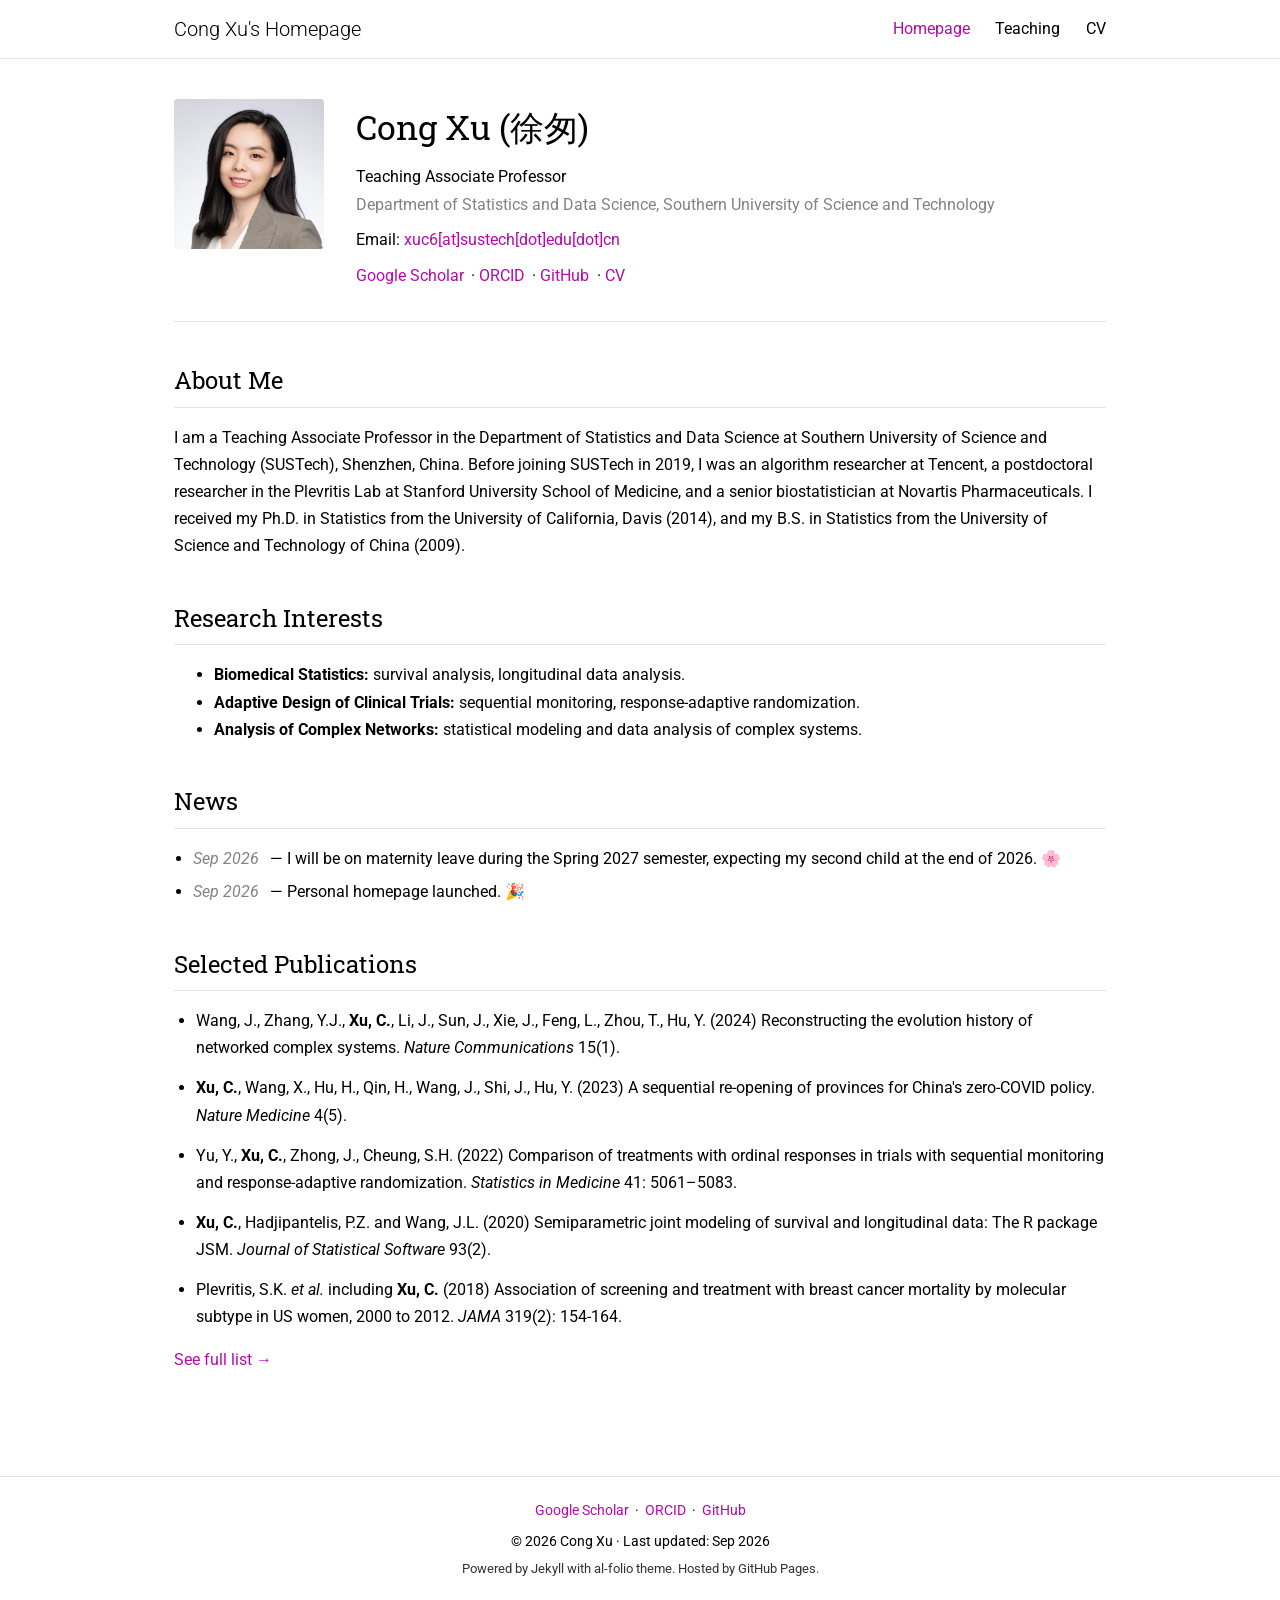
<file: index.html>
<!DOCTYPE html>
<html lang="zh-CN">
<head>
  <meta charset="UTF-8">
  <meta name="viewport" content="width=device-width, initial-scale=1.0">
  <title>Cong Xu's Homepage</title>
  <link rel="stylesheet" href="https://fonts.googleapis.com/css?family=Roboto:300,400,500,700|Roboto+Slab:300,400,500,700&amp;display=swap">
  <link rel="stylesheet" href="assets/css/style.css">
</head>
<body>

  <!-- ============ 导航栏 ============ -->
  <nav class="site-nav">
    <div class="nav-container">
      <a class="nav-brand" href="index.html">Cong Xu's Homepage</a>
      <button class="nav-toggle" aria-label="Toggle navigation">&#9776;</button>
      <ul class="nav-links">
        <li><a href="index.html" class="active">Homepage</a></li>
        <li><a href="teaching.html">Teaching</a></li>
        <li><a href="cv.html">CV</a></li>
      </ul>
    </div>
  </nav>

  <!-- ============ 主内容 ============ -->
  <main class="page-content">
    <div class="container">

      <!-- 个人信息头部 -->
      <section class="profile-header">
        <div class="profile-photo">
          <img src="assets/img/photo.jpg" alt="Cong Xu">
        </div>
        <div class="profile-info">
          <h1>Cong Xu (徐匆)</h1>
          <p class="profile-title">Teaching Associate Professor</p>
          <p class="profile-affiliation">Department of Statistics and Data Science, Southern University of Science and Technology</p>
          <p class="profile-contact">
            Email: <a href="mailto:xuc6@sustech.edu.cn">xuc6[at]sustech[dot]edu[dot]cn</a>
          </p>
          <div class="profile-links">
            <a href="https://scholar.google.com/citations?user=wXfyWHMAAAAJ&amp;hl=en" target="_blank" rel="noopener">Google Scholar</a> ·
            <a href="https://orcid.org/0000-0002-8047-0488" target="_blank" rel="noopener">ORCID</a> ·
            <a href="http://github.com/helenxu" target="_blank" rel="noopener">GitHub</a> ·
            <a href="cv.html">CV</a>
          </div>
        </div>
      </section>

      <hr>

      <!-- About Me -->
      <section class="section">
        <h2>About Me</h2>
        <p>
          I am a Teaching Associate Professor in the Department of Statistics and Data Science
          at Southern University of Science and Technology (SUSTech), Shenzhen, China.
          Before joining SUSTech in 2019, I was an algorithm researcher at Tencent,
          a postdoctoral researcher in the Plevritis Lab at Stanford University School of Medicine,
          and a senior biostatistician at Novartis Pharmaceuticals.
          I received my Ph.D. in Statistics from the University of California, Davis (2014),
          and my B.S. in Statistics from the University of Science and Technology of China (2009).
        </p>
      </section>

      <!-- Research Interests -->
      <section class="section">
        <h2>Research Interests</h2>
        <ul>
          <li><strong>Biomedical Statistics:</strong> survival analysis, longitudinal data analysis.</li>
          <li><strong>Adaptive Design of Clinical Trials:</strong> sequential monitoring, response-adaptive randomization.</li>
          <li><strong>Analysis of Complex Networks:</strong> statistical modeling and data analysis of complex systems.</li>
        </ul>
      </section>

      <!-- News -->
      <section class="section">
        <h2>News</h2>
        <ul class="news-list">
          <!-- TODO: 近期动态，按时间倒序 -->
          <li><em>Sep 2026</em> — I will be on maternity leave during the Spring 2027 semester,
            expecting my second child at the end of 2026. 🌸</li>
          <li><em>Sep 2026</em> — Personal homepage launched. 🎉</li>
        </ul>
      </section>

      <!-- Selected Publications -->
      <section class="section">
        <h2>Selected Publications</h2>
        <ul class="pub-list">
          <li>Wang, J., Zhang, Y.J., <strong>Xu, C.</strong>, Li, J., Sun, J., Xie, J., Feng, L., Zhou, T., Hu, Y. (2024)
            Reconstructing the evolution history of networked complex systems. <em>Nature Communications</em> 15(1).</li>
          <li><strong>Xu, C.</strong>, Wang, X., Hu, H., Qin, H., Wang, J., Shi, J., Hu, Y. (2023) A sequential re-opening of
            provinces for China's zero-COVID policy. <em>Nature Medicine</em> 4(5).</li>
          <li>Yu, Y., <strong>Xu, C.</strong>, Zhong, J., Cheung, S.H. (2022) Comparison of treatments with ordinal responses in
            trials with sequential monitoring and response-adaptive randomization.
            <em>Statistics in Medicine</em> 41: 5061–5083.</li>
          <li><strong>Xu, C.</strong>, Hadjipantelis, P.Z. and Wang, J.L. (2020) Semiparametric joint modeling of survival and
            longitudinal data: The R package JSM. <em>Journal of Statistical Software</em> 93(2).</li>
          <li>Plevritis, S.K. <em>et al.</em> including <strong>Xu, C.</strong> (2018) Association of screening and treatment with
            breast cancer mortality by molecular subtype in US women, 2000 to 2012.
            <em>JAMA</em> 319(2): 154-164.</li>
        </ul>
        <p><a href="cv.html">See full list →</a></p>
      </section>

    </div>
  </main>

  <!-- ============ 页脚 ============ -->
  <footer class="site-footer">
    <div class="container">
      <p class="footer-links">
        <a href="https://scholar.google.com/citations?user=wXfyWHMAAAAJ&amp;hl=en" target="_blank" rel="noopener">Google Scholar</a> &nbsp;·&nbsp;
        <a href="https://orcid.org/0000-0002-8047-0488" target="_blank" rel="noopener">ORCID</a> &nbsp;·&nbsp;
        <a href="http://github.com/helenxu" target="_blank" rel="noopener">GitHub</a>
      </p>
      <p>© 2026 Cong Xu · Last updated: Sep 2026</p>
      <p class="footer-powered">Powered by Jekyll with al-folio theme. Hosted by GitHub Pages.</p>
    </div>
  </footer>

  <script src="assets/js/main.js"></script>
</body>
</html>
</file>
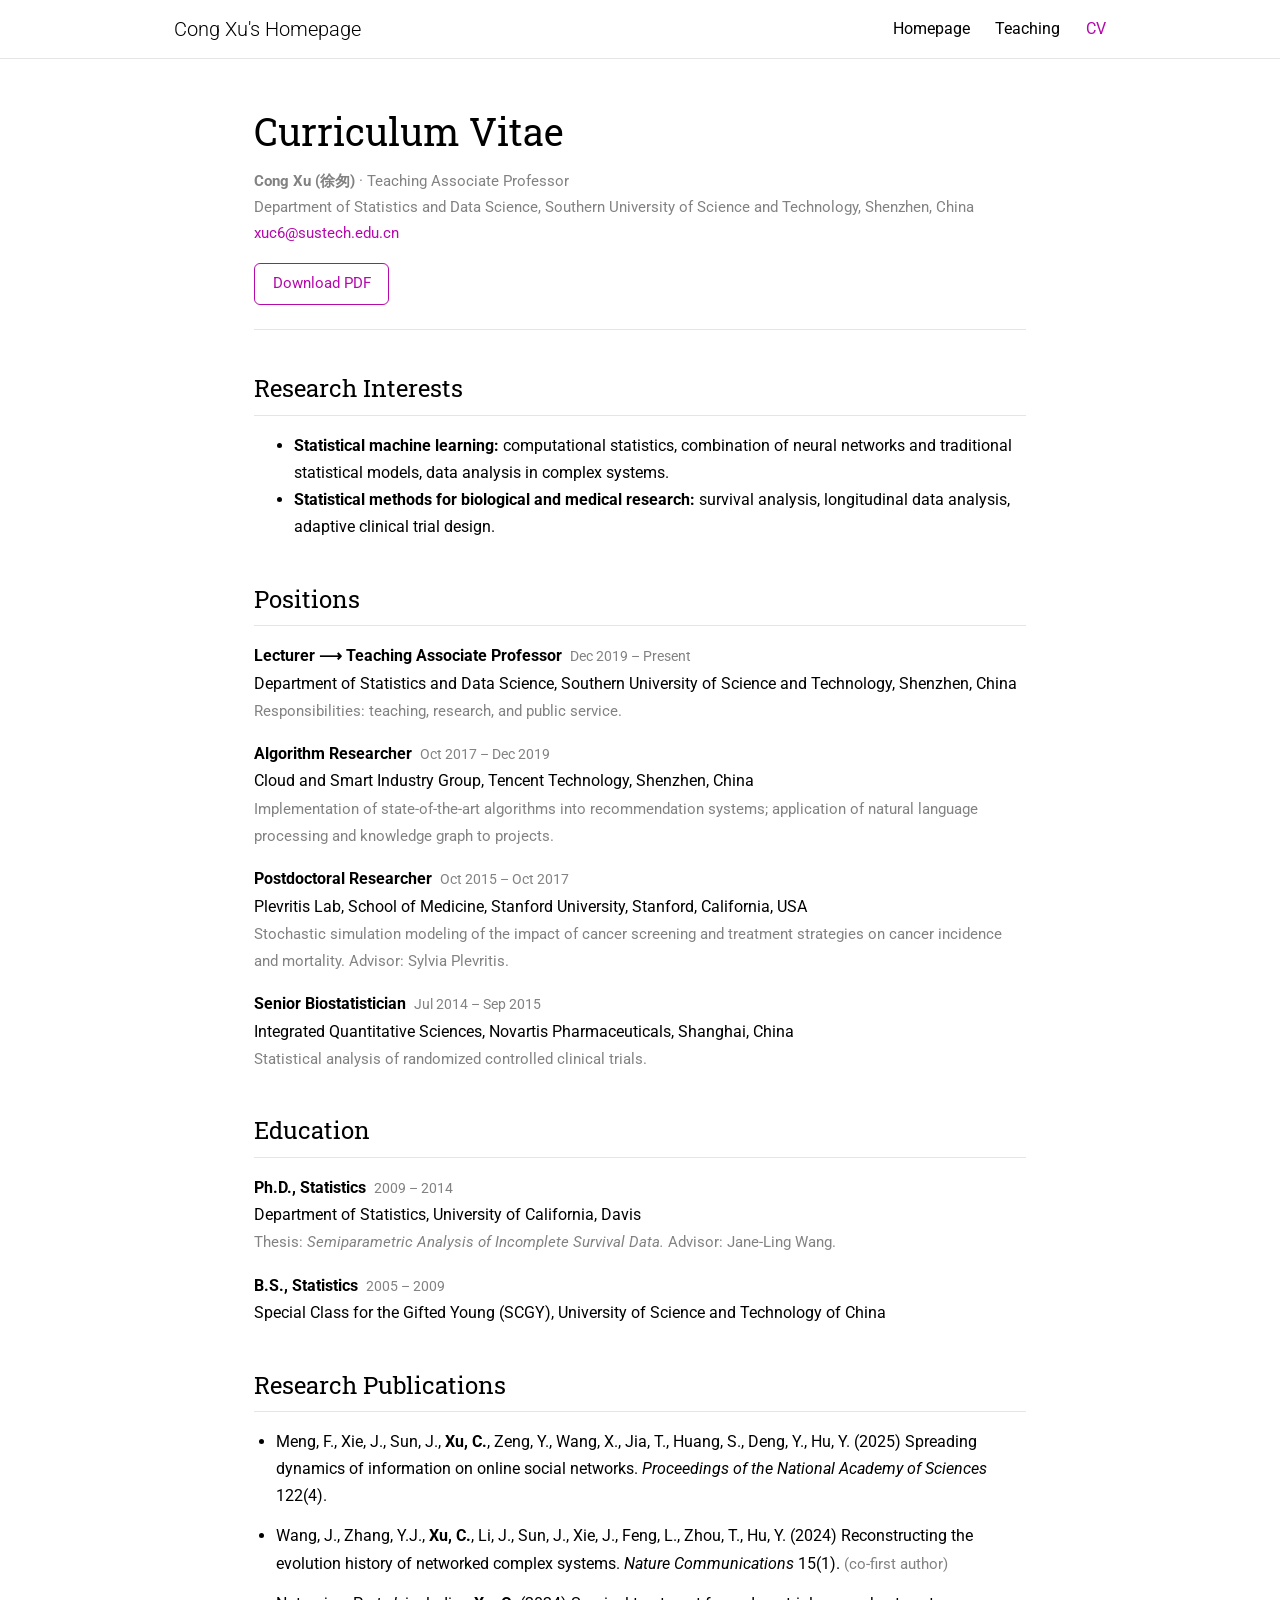
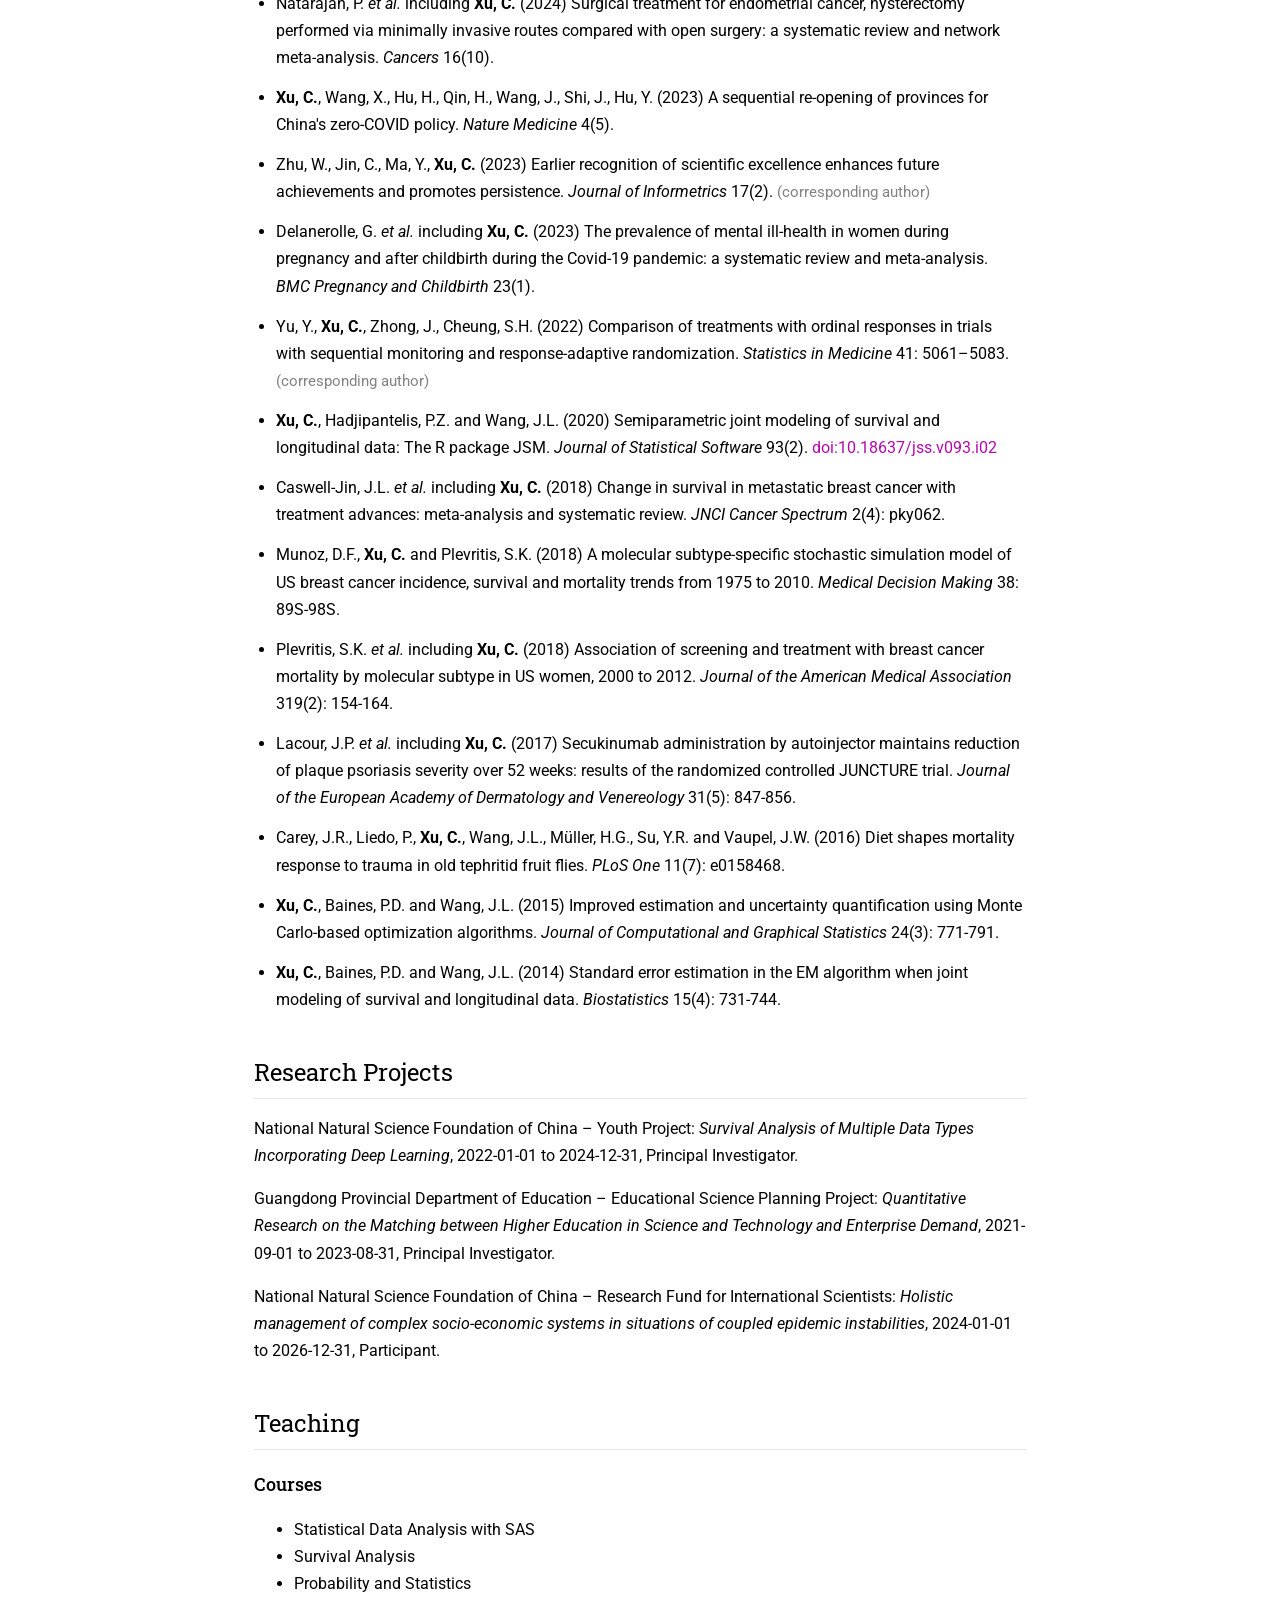
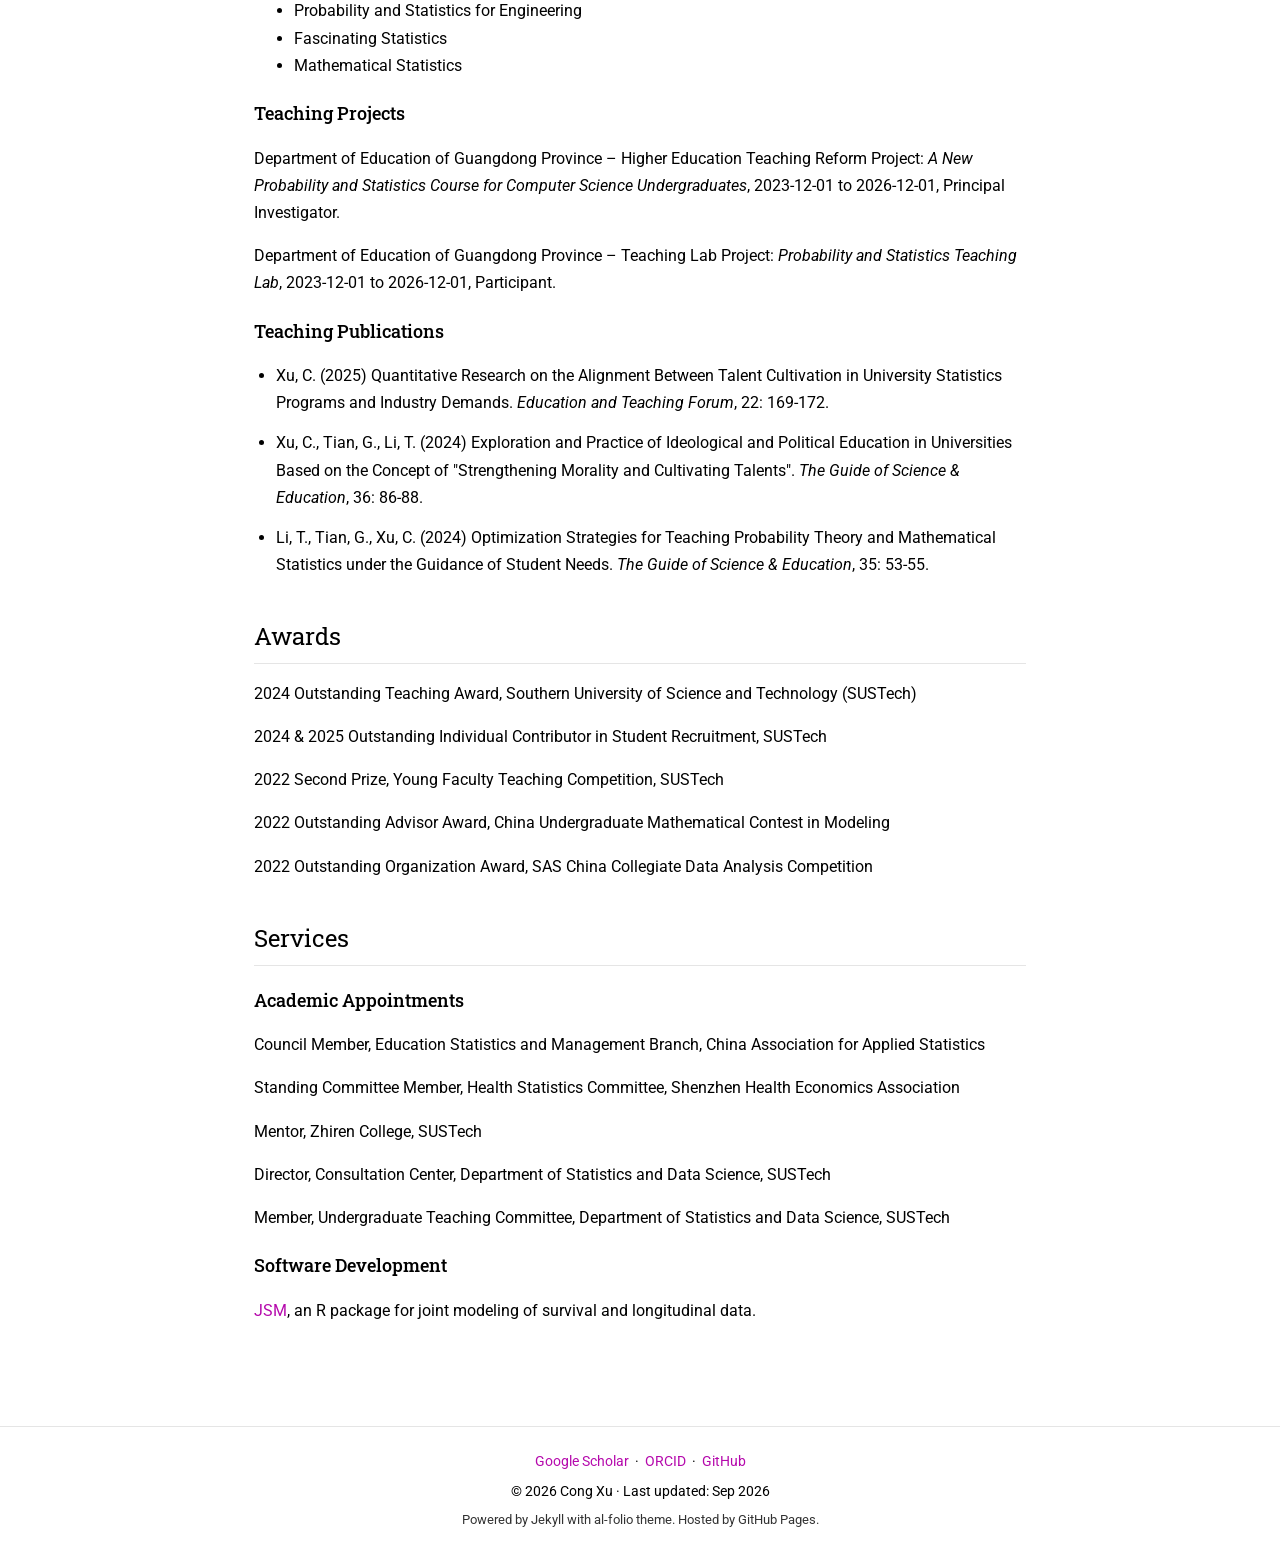
<file: cv.html>
<!DOCTYPE html>
<html lang="en">
<head>
  <meta charset="UTF-8">
  <meta name="viewport" content="width=device-width, initial-scale=1.0">
  <title>CV — Cong Xu</title>
  <link rel="stylesheet" href="https://fonts.googleapis.com/css?family=Roboto:300,400,500,700|Roboto+Slab:300,400,500,700&amp;display=swap">
  <link rel="stylesheet" href="assets/css/style.css">
</head>
<body>

  <!-- ============ 导航栏 ============ -->
  <nav class="site-nav">
    <div class="nav-container">
      <a class="nav-brand" href="index.html">Cong Xu's Homepage</a>
      <button class="nav-toggle" aria-label="Toggle navigation">&#9776;</button>
      <ul class="nav-links">
        <li><a href="index.html">Homepage</a></li>
        <li><a href="teaching.html">Teaching</a></li>
        <li><a href="cv.html" class="active">CV</a></li>
      </ul>
    </div>
  </nav>

  <!-- ============ 主内容 ============ -->
  <main class="page-content">
    <div class="container container-narrow">

      <div class="cv-header-row">
        <div>
          <h1 class="page-title">Curriculum Vitae</h1>
          <p class="cv-contact">
            <strong>Cong Xu (徐匆)</strong> · Teaching Associate Professor<br>
            Department of Statistics and Data Science, Southern University of Science and Technology, Shenzhen, China<br>
            <a href="mailto:xuc6@sustech.edu.cn">xuc6@sustech.edu.cn</a>
          </p>
        </div>
        <a class="btn" href="assets/cv/cv.pdf" download>Download PDF</a>
      </div>

      <hr>

      <!-- ============ Research Interests ============ -->
      <section class="section">
        <h2>Research Interests</h2>
        <ul>
          <li>
            <strong>Statistical machine learning:</strong> computational statistics, combination of neural networks
            and traditional statistical models, data analysis in complex systems.
          </li>
          <li>
            <strong>Statistical methods for biological and medical research:</strong> survival analysis,
            longitudinal data analysis, adaptive clinical trial design.
          </li>
        </ul>
      </section>

      <!-- ============ Positions ============ -->
      <section class="section">
        <h2>Positions</h2>
        <ul class="cv-list">
          <li>
            <strong>Lecturer ⟶ Teaching Associate Professor</strong> &nbsp;<span class="cv-date">Dec 2019 – Present</span><br>
            Department of Statistics and Data Science, Southern University of Science and Technology, Shenzhen, China<br>
            <span class="cv-note">Responsibilities: teaching, research, and public service.</span>
          </li>
          <li>
            <strong>Algorithm Researcher</strong> &nbsp;<span class="cv-date">Oct 2017 – Dec 2019</span><br>
            Cloud and Smart Industry Group, Tencent Technology, Shenzhen, China<br>
            <span class="cv-note">Implementation of state-of-the-art algorithms into recommendation systems; application of
            natural language processing and knowledge graph to projects.</span>
          </li>
          <li>
            <strong>Postdoctoral Researcher</strong> &nbsp;<span class="cv-date">Oct 2015 – Oct 2017</span><br>
            Plevritis Lab, School of Medicine, Stanford University, Stanford, California, USA<br>
            <span class="cv-note">Stochastic simulation modeling of the impact of cancer screening and treatment strategies
            on cancer incidence and mortality. Advisor: Sylvia Plevritis.</span>
          </li>
          <li>
            <strong>Senior Biostatistician</strong> &nbsp;<span class="cv-date">Jul 2014 – Sep 2015</span><br>
            Integrated Quantitative Sciences, Novartis Pharmaceuticals, Shanghai, China<br>
            <span class="cv-note">Statistical analysis of randomized controlled clinical trials.</span>
          </li>
        </ul>
      </section>

      <!-- ============ Education ============ -->
      <section class="section">
        <h2>Education</h2>
        <ul class="cv-list">
          <li>
            <strong>Ph.D., Statistics</strong> &nbsp;<span class="cv-date">2009 – 2014</span><br>
            Department of Statistics, University of California, Davis<br>
            <span class="cv-note">Thesis: <em>Semiparametric Analysis of Incomplete Survival Data.</em>
            Advisor: Jane-Ling Wang.</span>
          </li>
          <li>
            <strong>B.S., Statistics</strong> &nbsp;<span class="cv-date">2005 – 2009</span><br>
            Special Class for the Gifted Young (SCGY), University of Science and Technology of China
          </li>
        </ul>
      </section>

      <!-- ============ Research Publications ============ -->
      <section class="section">
        <h2>Research Publications</h2>
        <ul class="pub-list">
          <li>Meng, F., Xie, J., Sun, J., <strong>Xu, C.</strong>, Zeng, Y., Wang, X., Jia, T., Huang, S., Deng, Y., Hu, Y. (2025)
            Spreading dynamics of information on online social networks.
            <em>Proceedings of the National Academy of Sciences</em> 122(4).</li>
          <li>Wang, J., Zhang, Y.J., <strong>Xu, C.</strong>, Li, J., Sun, J., Xie, J., Feng, L., Zhou, T., Hu, Y. (2024)
            Reconstructing the evolution history of networked complex systems. <em>Nature Communications</em> 15(1).
            <span class="cv-note">(co-first author)</span></li>
          <li>Natarajan, P. <em>et al.</em> including <strong>Xu, C.</strong> (2024) Surgical treatment for endometrial cancer,
            hysterectomy performed via minimally invasive routes compared with open surgery: a systematic review and
            network meta-analysis. <em>Cancers</em> 16(10).</li>
          <li><strong>Xu, C.</strong>, Wang, X., Hu, H., Qin, H., Wang, J., Shi, J., Hu, Y. (2023) A sequential re-opening of
            provinces for China's zero-COVID policy. <em>Nature Medicine</em> 4(5).</li>
          <li>Zhu, W., Jin, C., Ma, Y., <strong>Xu, C.</strong> (2023) Earlier recognition of scientific excellence enhances
            future achievements and promotes persistence. <em>Journal of Informetrics</em> 17(2).
            <span class="cv-note">(corresponding author)</span></li>
          <li>Delanerolle, G. <em>et al.</em> including <strong>Xu, C.</strong> (2023) The prevalence of mental ill-health in
            women during pregnancy and after childbirth during the Covid-19 pandemic: a systematic review and meta-analysis.
            <em>BMC Pregnancy and Childbirth</em> 23(1).</li>
          <li>Yu, Y., <strong>Xu, C.</strong>, Zhong, J., Cheung, S.H. (2022) Comparison of treatments with ordinal responses in
            trials with sequential monitoring and response-adaptive randomization.
            <em>Statistics in Medicine</em> 41: 5061–5083. <span class="cv-note">(corresponding author)</span></li>
          <li><strong>Xu, C.</strong>, Hadjipantelis, P.Z. and Wang, J.L. (2020) Semiparametric joint modeling of survival and
            longitudinal data: The R package JSM. <em>Journal of Statistical Software</em> 93(2).
            <a href="https://doi.org/10.18637/jss.v093.i02">doi:10.18637/jss.v093.i02</a></li>
          <li>Caswell-Jin, J.L. <em>et al.</em> including <strong>Xu, C.</strong> (2018) Change in survival in metastatic breast
            cancer with treatment advances: meta-analysis and systematic review.
            <em>JNCI Cancer Spectrum</em> 2(4): pky062.</li>
          <li>Munoz, D.F., <strong>Xu, C.</strong> and Plevritis, S.K. (2018) A molecular subtype-specific stochastic simulation
            model of US breast cancer incidence, survival and mortality trends from 1975 to 2010.
            <em>Medical Decision Making</em> 38: 89S-98S.</li>
          <li>Plevritis, S.K. <em>et al.</em> including <strong>Xu, C.</strong> (2018) Association of screening and treatment with
            breast cancer mortality by molecular subtype in US women, 2000 to 2012.
            <em>Journal of the American Medical Association</em> 319(2): 154-164.</li>
          <li>Lacour, J.P. <em>et al.</em> including <strong>Xu, C.</strong> (2017) Secukinumab administration by autoinjector
            maintains reduction of plaque psoriasis severity over 52 weeks: results of the randomized controlled JUNCTURE trial.
            <em>Journal of the European Academy of Dermatology and Venereology</em> 31(5): 847-856.</li>
          <li>Carey, J.R., Liedo, P., <strong>Xu, C.</strong>, Wang, J.L., Müller, H.G., Su, Y.R. and Vaupel, J.W. (2016) Diet
            shapes mortality response to trauma in old tephritid fruit flies. <em>PLoS One</em> 11(7): e0158468.</li>
          <li><strong>Xu, C.</strong>, Baines, P.D. and Wang, J.L. (2015) Improved estimation and uncertainty quantification using
            Monte Carlo-based optimization algorithms.
            <em>Journal of Computational and Graphical Statistics</em> 24(3): 771-791.</li>
          <li><strong>Xu, C.</strong>, Baines, P.D. and Wang, J.L. (2014) Standard error estimation in the EM algorithm when joint
            modeling of survival and longitudinal data. <em>Biostatistics</em> 15(4): 731-744.</li>
        </ul>
      </section>

      <!-- ============ Research Projects ============ -->
      <section class="section">
        <h2>Research Projects</h2>
        <ul class="cv-list">
          <li>National Natural Science Foundation of China – Youth Project: <em>Survival Analysis of Multiple Data Types
            Incorporating Deep Learning</em>, 2022-01-01 to 2024-12-31, Principal Investigator.</li>
          <li>Guangdong Provincial Department of Education – Educational Science Planning Project: <em>Quantitative Research on
            the Matching between Higher Education in Science and Technology and Enterprise Demand</em>, 2021-09-01 to
            2023-08-31, Principal Investigator.</li>
          <li>National Natural Science Foundation of China – Research Fund for International Scientists:
            <em>Holistic management of complex socio-economic systems in situations of coupled epidemic instabilities</em>,
            2024-01-01 to 2026-12-31, Participant.</li>
        </ul>
      </section>

      <!-- ============ Teaching ============ -->
      <section class="section">
        <h2>Teaching</h2>

        <h3>Courses</h3>
        <ul>
          <li>Statistical Data Analysis with SAS</li>
          <li>Survival Analysis</li>
          <li>Probability and Statistics</li>
          <li>Probability and Statistics for Engineering</li>
          <li>Fascinating Statistics</li>
          <li>Mathematical Statistics</li>
        </ul>

        <h3>Teaching Projects</h3>
        <ul class="cv-list">
          <li>Department of Education of Guangdong Province – Higher Education Teaching Reform Project:
            <em>A New Probability and Statistics Course for Computer Science Undergraduates</em>, 2023-12-01 to 2026-12-01,
            Principal Investigator.</li>
          <li>Department of Education of Guangdong Province – Teaching Lab Project:
            <em>Probability and Statistics Teaching Lab</em>, 2023-12-01 to 2026-12-01, Participant.</li>
        </ul>

        <h3>Teaching Publications</h3>
        <ul class="pub-list">
          <li>Xu, C. (2025) Quantitative Research on the Alignment Between Talent Cultivation in University Statistics Programs
            and Industry Demands. <em>Education and Teaching Forum</em>, 22: 169-172.</li>
          <li>Xu, C., Tian, G., Li, T. (2024) Exploration and Practice of Ideological and Political Education in Universities
            Based on the Concept of "Strengthening Morality and Cultivating Talents".
            <em>The Guide of Science &amp; Education</em>, 36: 86-88.</li>
          <li>Li, T., Tian, G., Xu, C. (2024) Optimization Strategies for Teaching Probability Theory and Mathematical Statistics
            under the Guidance of Student Needs. <em>The Guide of Science &amp; Education</em>, 35: 53-55.</li>
        </ul>
      </section>

      <!-- ============ Awards ============ -->
      <section class="section">
        <h2>Awards</h2>
        <ul class="cv-list">
          <li>2024 Outstanding Teaching Award, Southern University of Science and Technology (SUSTech)</li>
          <li>2024 &amp; 2025 Outstanding Individual Contributor in Student Recruitment, SUSTech</li>
          <li>2022 Second Prize, Young Faculty Teaching Competition, SUSTech</li>
          <li>2022 Outstanding Advisor Award, China Undergraduate Mathematical Contest in Modeling</li>
          <li>2022 Outstanding Organization Award, SAS China Collegiate Data Analysis Competition</li>
        </ul>
      </section>

      <!-- ============ Services ============ -->
      <section class="section">
        <h2>Services</h2>

        <h3>Academic Appointments</h3>
        <ul class="cv-list">
          <li>Council Member, Education Statistics and Management Branch, China Association for Applied Statistics</li>
          <li>Standing Committee Member, Health Statistics Committee, Shenzhen Health Economics Association</li>
          <li>Mentor, Zhiren College, SUSTech</li>
          <li>Director, Consultation Center, Department of Statistics and Data Science, SUSTech</li>
          <li>Member, Undergraduate Teaching Committee, Department of Statistics and Data Science, SUSTech</li>
        </ul>

        <h3>Software Development</h3>
        <p>
          <a href="https://cran.r-project.org/web/packages/JSM/index.html" target="_blank" rel="noopener">JSM</a>,
          an R package for joint modeling of survival and longitudinal data.
        </p>
      </section>

    </div>
  </main>

  <!-- ============ 页脚 ============ -->
  <footer class="site-footer">
    <div class="container">
      <p class="footer-links">
        <a href="https://scholar.google.com/citations?user=wXfyWHMAAAAJ&amp;hl=en" target="_blank" rel="noopener">Google Scholar</a> &nbsp;·&nbsp;
        <a href="https://orcid.org/0000-0002-8047-0488" target="_blank" rel="noopener">ORCID</a> &nbsp;·&nbsp;
        <a href="http://github.com/helenxu" target="_blank" rel="noopener">GitHub</a>
      </p>
      <p>© 2026 Cong Xu · Last updated: Sep 2026</p>
      <p class="footer-powered">Powered by Jekyll with al-folio theme. Hosted by GitHub Pages.</p>
    </div>
  </footer>

  <script src="assets/js/main.js"></script>
</body>
</html>
</file>
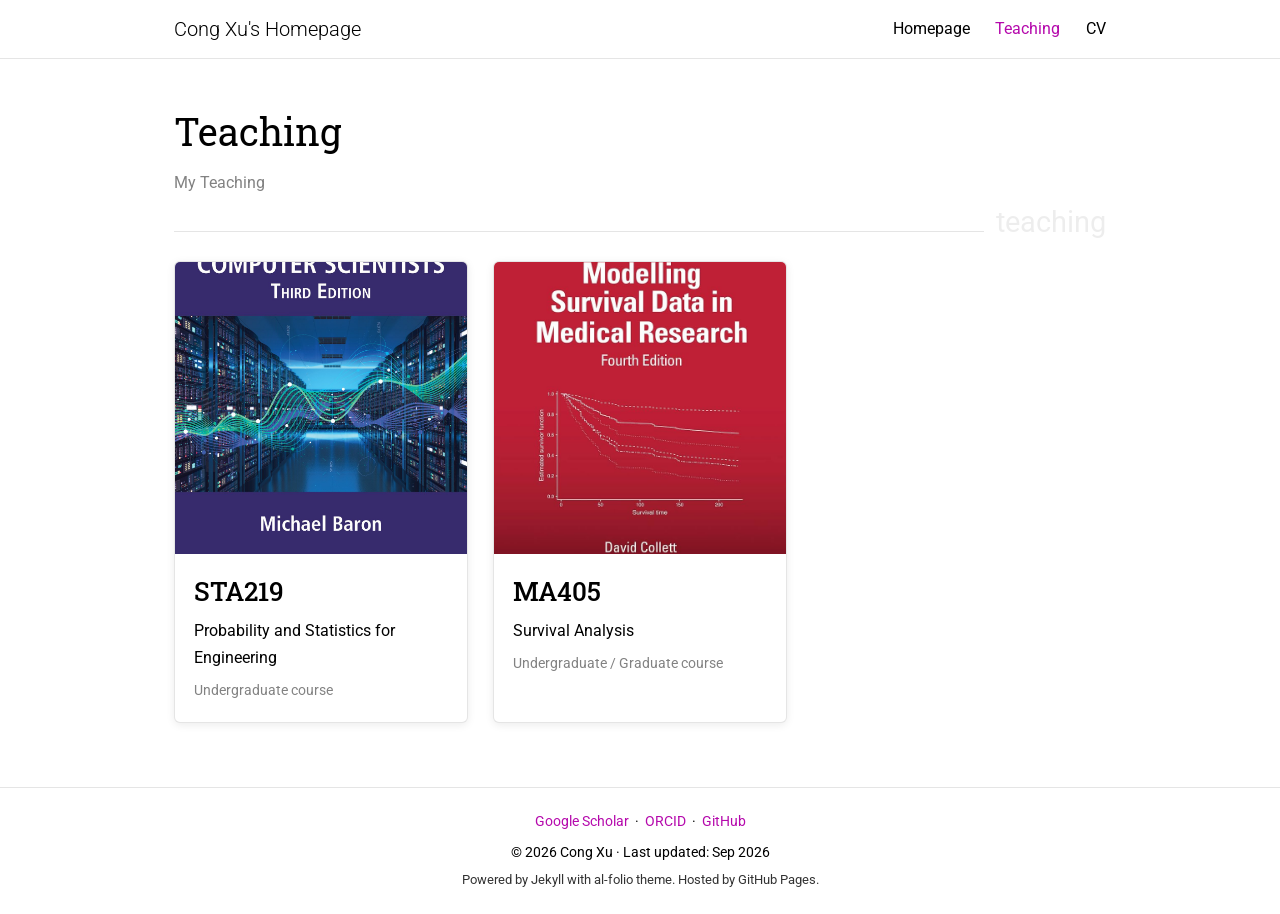
<file: teaching.html>
<!DOCTYPE html>
<html lang="zh-CN">
<head>
  <meta charset="UTF-8">
  <meta name="viewport" content="width=device-width, initial-scale=1.0">
  <title>Teaching — Cong Xu</title>
  <link rel="stylesheet" href="https://fonts.googleapis.com/css?family=Roboto:300,400,500,700|Roboto+Slab:300,400,500,700&amp;display=swap">
  <link rel="stylesheet" href="assets/css/style.css">
</head>
<body>

  <!-- ============ 导航栏 ============ -->
  <nav class="site-nav">
    <div class="nav-container">
      <a class="nav-brand" href="index.html">Cong Xu's Homepage</a>
      <button class="nav-toggle" aria-label="Toggle navigation">&#9776;</button>
      <ul class="nav-links">
        <li><a href="index.html">Homepage</a></li>
        <li><a href="teaching.html" class="active">Teaching</a></li>
        <li><a href="cv.html">CV</a></li>
      </ul>
    </div>
  </nav>

  <!-- ============ 主内容 ============ -->
  <main class="page-content">
    <div class="container">

      <h1 class="page-title">Teaching</h1>
      <p class="page-subtitle">My Teaching</p>

      <div class="section-divider">
        <span class="watermark">teaching</span>
      </div>

      <!-- ============ 课程卡片网格 ============ -->
      <div class="course-grid">

        <!-- 课程卡片：点进卡片进入课程详情页。
             若要用教材封面图，把下面 <div class="cover-placeholder ..."> 替换成
             <img src="teaching/img/xxx.jpg" alt="教材封面"> 即可。 -->
        <a class="course-card" href="teaching/course-sta219.html">
          <div class="course-cover">
            <img src="teaching/img/sta219-cover.jpg" alt="Baron, Probability and Statistics for Computer Scientists, 3rd ed.">
          </div>
          <div class="course-card-body">
            <h3 class="course-code">STA219</h3>
            <p class="course-name">Probability and Statistics for Engineering</p>
            <p class="course-level">Undergraduate course</p>
          </div>
        </a>

        <a class="course-card" href="teaching/course-ma405.html">
          <div class="course-cover">
            <img src="teaching/img/ma405-cover.jpg" alt="Collett, Modelling Survival Data in Medical Research, 4th ed.">
          </div>
          <div class="course-card-body">
            <h3 class="course-code">MA405</h3>
            <p class="course-name">Survival Analysis</p>
            <p class="course-level">Undergraduate / Graduate course</p>
          </div>
        </a>

        <!-- 新增课程：复制下面一整块，改课程号、名称、链接和详情页即可
        <a class="course-card" href="teaching/course-XXX.html">
          <div class="course-cover">
            <div class="cover-placeholder cover-blue">XXX</div>
          </div>
          <div class="course-card-body">
            <h3 class="course-code">XXX</h3>
            <p class="course-name">Course Title</p>
            <p class="course-level">Undergraduate course</p>
          </div>
        </a>
        -->

      </div>

    </div>
  </main>

  <!-- ============ 页脚 ============ -->
  <footer class="site-footer">
    <div class="container">
      <p class="footer-links">
        <a href="https://scholar.google.com/citations?user=wXfyWHMAAAAJ&amp;hl=en" target="_blank" rel="noopener">Google Scholar</a> &nbsp;·&nbsp;
        <a href="https://orcid.org/0000-0002-8047-0488" target="_blank" rel="noopener">ORCID</a> &nbsp;·&nbsp;
        <a href="http://github.com/helenxu" target="_blank" rel="noopener">GitHub</a>
      </p>
      <p>© 2026 Cong Xu · Last updated: Sep 2026</p>
      <p class="footer-powered">Powered by Jekyll with al-folio theme. Hosted by GitHub Pages.</p>
    </div>
  </footer>

  <script src="assets/js/main.js"></script>
</body>
</html>
</file>
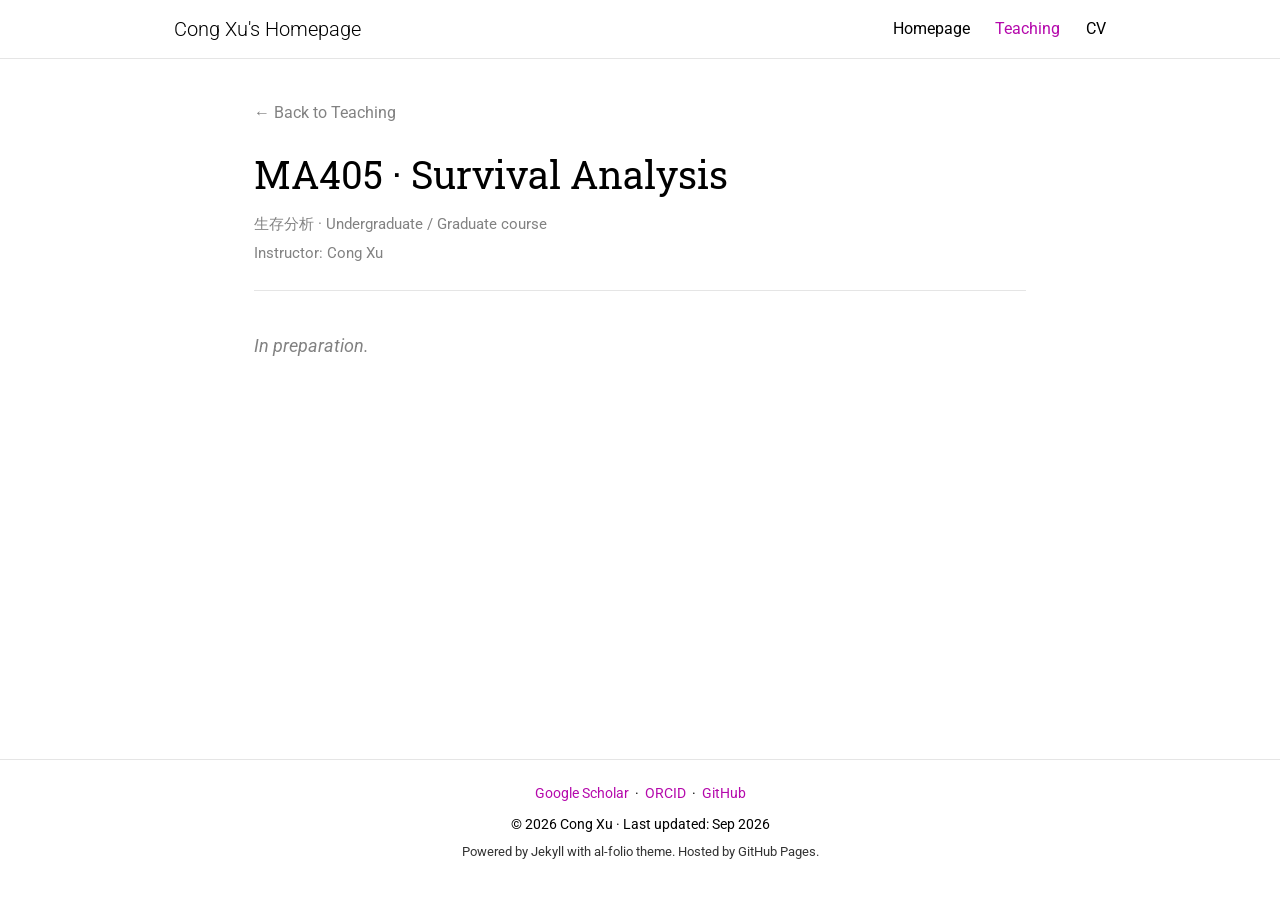
<file: teaching/course-ma405.html>
<!DOCTYPE html>
<html lang="en">
<head>
  <meta charset="UTF-8">
  <meta name="viewport" content="width=device-width, initial-scale=1.0">
  <title>MA405 — Survival Analysis — Cong Xu</title>
  <link rel="stylesheet" href="https://fonts.googleapis.com/css?family=Roboto:300,400,500,700|Roboto+Slab:300,400,500,700&amp;display=swap">
  <link rel="stylesheet" href="../assets/css/style.css">
</head>
<body>

  <nav class="site-nav">
    <div class="nav-container">
      <a class="nav-brand" href="../index.html">Cong Xu's Homepage</a>
      <button class="nav-toggle" aria-label="Toggle navigation">&#9776;</button>
      <ul class="nav-links">
        <li><a href="../index.html">Homepage</a></li>
        <li><a href="../teaching.html" class="active">Teaching</a></li>
        <li><a href="../cv.html">CV</a></li>
      </ul>
    </div>
  </nav>

  <main class="page-content">
    <div class="container container-narrow">

      <p class="breadcrumb"><a href="../teaching.html">&larr; Back to Teaching</a></p>

      <header class="course-header">
        <h1 class="page-title">MA405 &middot; Survival Analysis</h1>
        <p class="course-meta">生存分析 &middot; Undergraduate / Graduate course</p>
        <p class="course-meta">Instructor: Cong Xu</p>
      </header>

      <hr>

      <section class="section">
        <p class="in-preparation">In preparation.</p>
      </section>

    </div>
  </main>

  <footer class="site-footer">
    <div class="container">
      <p class="footer-links">
        <a href="https://scholar.google.com/citations?user=wXfyWHMAAAAJ&amp;hl=en" target="_blank" rel="noopener">Google Scholar</a> &nbsp;·&nbsp;
        <a href="https://orcid.org/0000-0002-8047-0488" target="_blank" rel="noopener">ORCID</a> &nbsp;·&nbsp;
        <a href="http://github.com/helenxu" target="_blank" rel="noopener">GitHub</a>
      </p>
      <p>© 2026 Cong Xu · Last updated: Sep 2026</p>
      <p class="footer-powered">Powered by Jekyll with al-folio theme. Hosted by GitHub Pages.</p>
    </div>
  </footer>

  <script src="../assets/js/main.js"></script>
</body>
</html>
</file>
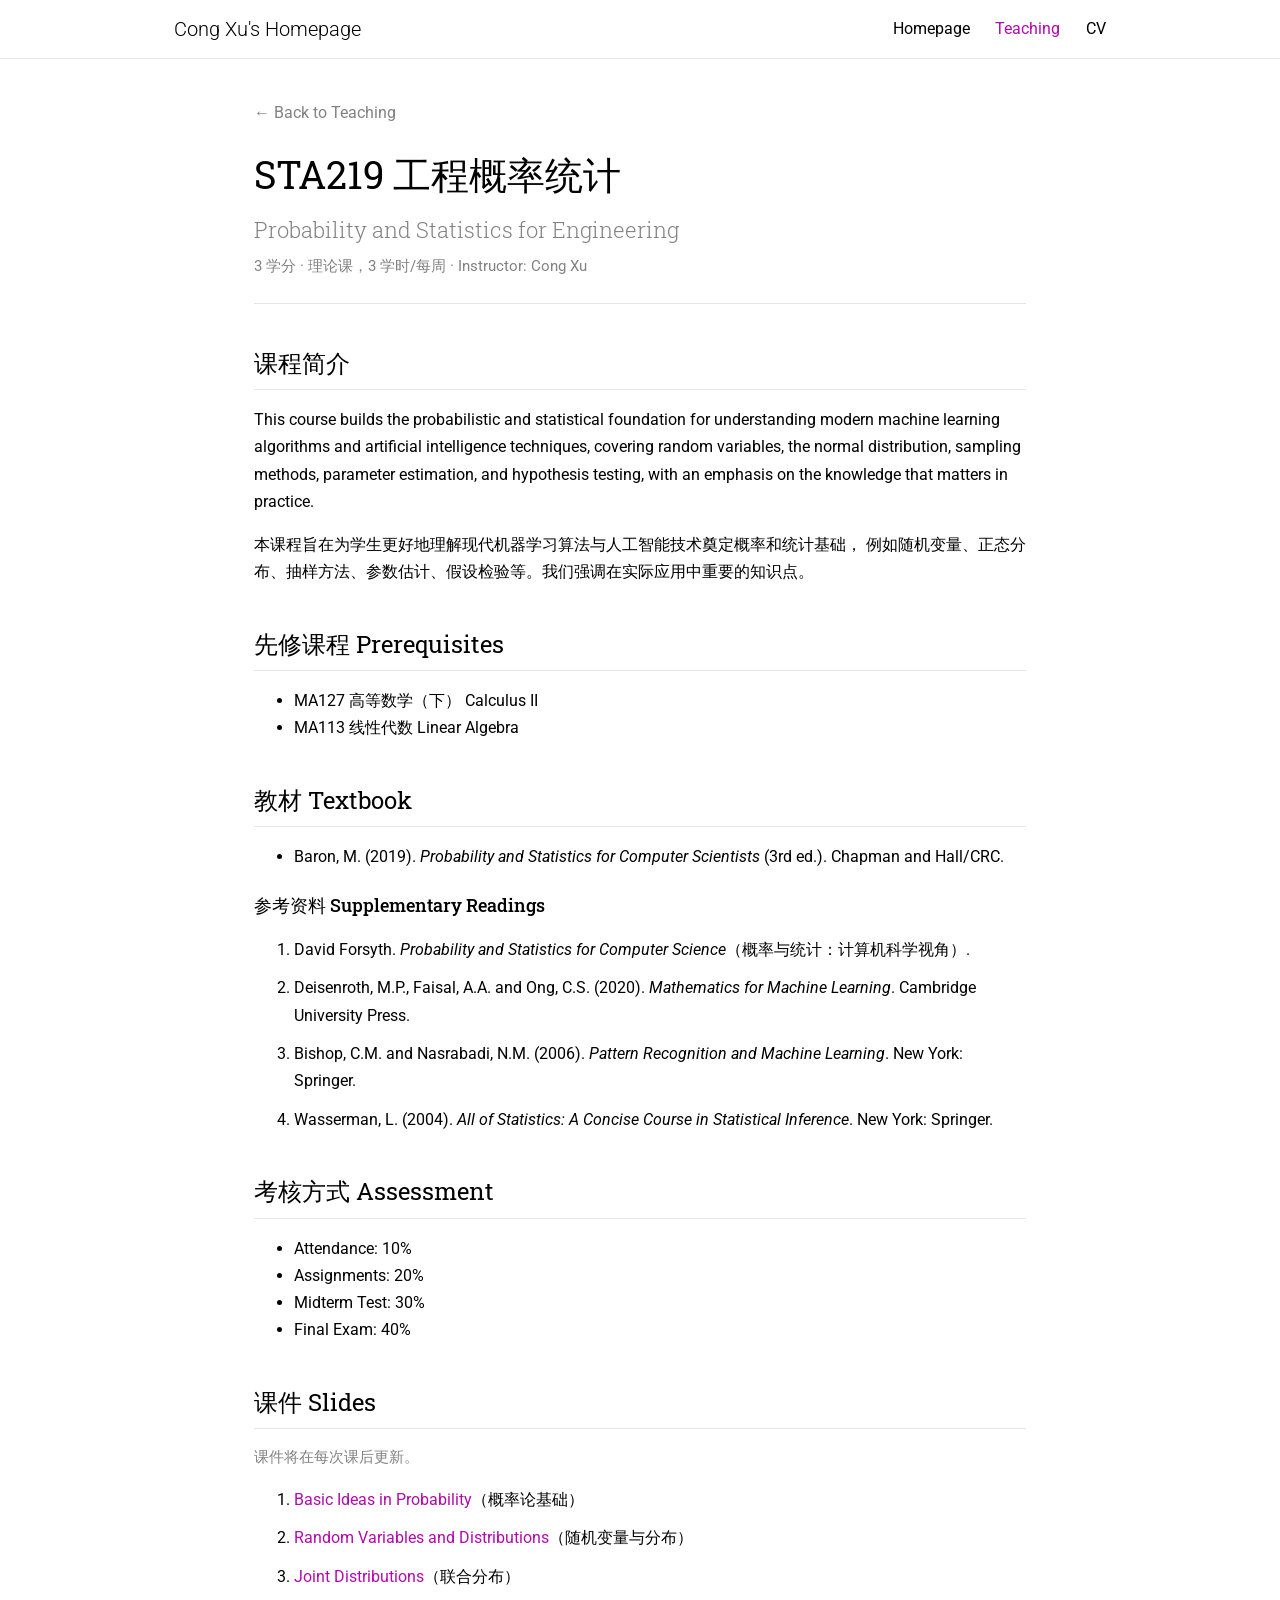
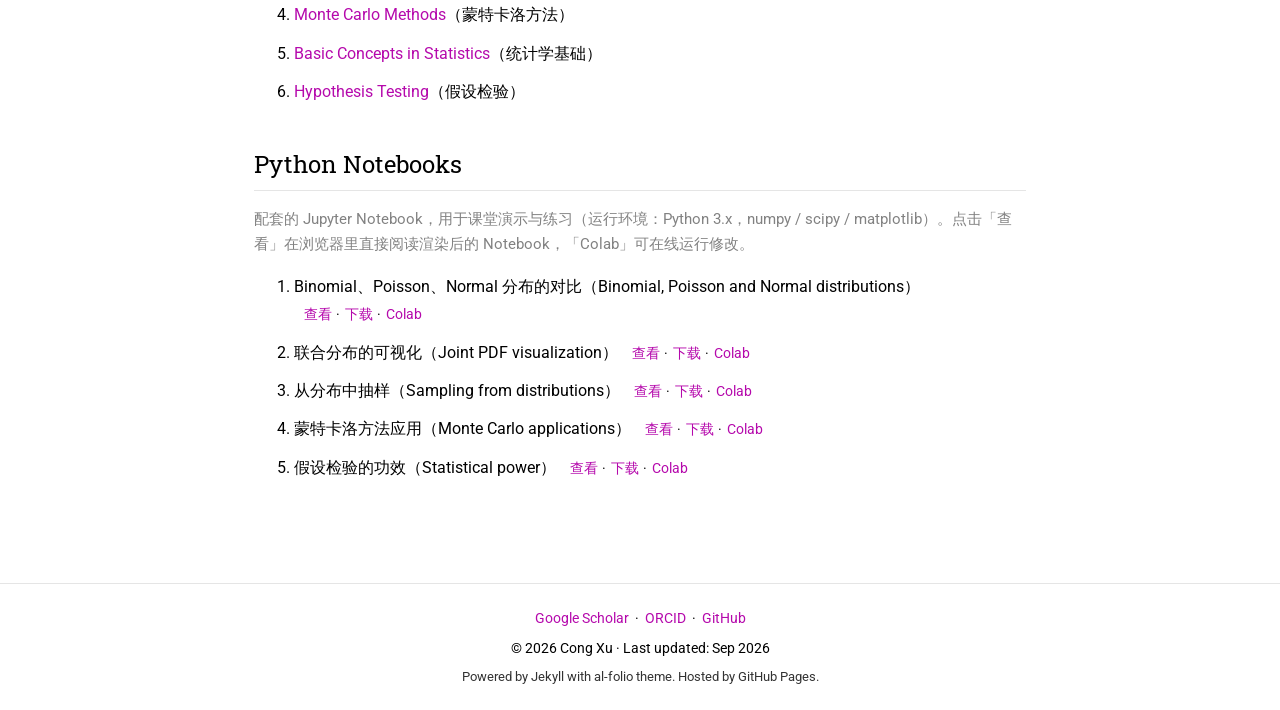
<file: teaching/course-sta219.html>
<!DOCTYPE html>
<html lang="en">
<head>
  <meta charset="UTF-8">
  <meta name="viewport" content="width=device-width, initial-scale=1.0">
  <title>STA219 — Probability and Statistics for Engineering — Cong Xu</title>
  <link rel="stylesheet" href="https://fonts.googleapis.com/css?family=Roboto:300,400,500,700|Roboto+Slab:300,400,500,700&amp;display=swap">
  <link rel="stylesheet" href="../assets/css/style.css">
</head>
<body>

  <nav class="site-nav">
    <div class="nav-container">
      <a class="nav-brand" href="../index.html">Cong Xu's Homepage</a>
      <button class="nav-toggle" aria-label="Toggle navigation">&#9776;</button>
      <ul class="nav-links">
        <li><a href="../index.html">Homepage</a></li>
        <li><a href="../teaching.html" class="active">Teaching</a></li>
        <li><a href="../cv.html">CV</a></li>
      </ul>
    </div>
  </nav>

  <main class="page-content">
    <div class="container container-narrow">

      <p class="breadcrumb"><a href="../teaching.html">&larr; Back to Teaching</a></p>

      <header class="course-header">
        <h1 class="page-title">STA219 工程概率统计 <span class="course-title-en">Probability and Statistics for Engineering</span></h1>
        <p class="course-meta">3 学分 &middot; 理论课，3 学时/每周 &middot; Instructor: Cong Xu</p>
      </header>

      <hr>

      <!-- ============ 课程简介（中英双语，仿 al-folio 排版） ============ -->
      <section class="section">
        <h2>课程简介</h2>
        <p>
          This course builds the probabilistic and statistical foundation for understanding
          modern machine learning algorithms and artificial intelligence techniques, covering
          random variables, the normal distribution, sampling methods, parameter estimation,
          and hypothesis testing, with an emphasis on the knowledge that matters in practice.
        </p>
        <p>
          本课程旨在为学生更好地理解现代机器学习算法与人工智能技术奠定概率和统计基础，
          例如随机变量、正态分布、抽样方法、参数估计、假设检验等。我们强调在实际应用中重要的知识点。
        </p>
      </section>

      <!-- ============ 先修课程 ============ -->
      <section class="section">
        <h2>先修课程 Prerequisites</h2>
        <ul>
          <li>MA127 高等数学（下） Calculus II</li>
          <li>MA113 线性代数 Linear Algebra</li>
        </ul>
      </section>

      <!-- ============ 教材 ============ -->
      <section class="section">
        <h2>教材 Textbook</h2>
        <ul>
          <li>Baron, M. (2019). <em>Probability and Statistics for Computer Scientists</em> (3rd ed.). Chapman and Hall/CRC.</li>
        </ul>

        <h3>参考资料 Supplementary Readings</h3>
        <ol>
          <li>David Forsyth. <em>Probability and Statistics for Computer Science</em>（概率与统计：计算机科学视角）.</li>
          <li>Deisenroth, M.P., Faisal, A.A. and Ong, C.S. (2020). <em>Mathematics for Machine Learning</em>. Cambridge University Press.</li>
          <li>Bishop, C.M. and Nasrabadi, N.M. (2006). <em>Pattern Recognition and Machine Learning</em>. New York: Springer.</li>
          <li>Wasserman, L. (2004). <em>All of Statistics: A Concise Course in Statistical Inference</em>. New York: Springer.</li>
        </ol>
      </section>

      <!-- ============ 考核方式 ============ -->
      <section class="section">
        <h2>考核方式 Assessment</h2>
        <ul>
          <li>Attendance: 10%</li>
          <li>Assignments: 20%</li>
          <li>Midterm Test: 30%</li>
          <li>Final Exam: 40%</li>
        </ul>
      </section>

      <!-- ============ 课件（有序列表，仿 STA203 风格） ============ -->
      <section class="section">
        <h2>课件 Slides</h2>
        <p class="hint">课件将在每次课后更新。</p>
        <ol>
          <li><a href="slides/sta219/chapter1.pdf">Basic Ideas in Probability</a>（概率论基础）</li>
          <li><a href="slides/sta219/chapter2.pdf">Random Variables and Distributions</a>（随机变量与分布）</li>
          <li><a href="slides/sta219/chapter3.pdf">Joint Distributions</a>（联合分布）</li>
          <li><a href="slides/sta219/chapter4.pdf">Monte Carlo Methods</a>（蒙特卡洛方法）</li>
          <li><a href="slides/sta219/chapter5.pdf">Basic Concepts in Statistics</a>（统计学基础）</li>
          <li><a href="slides/sta219/chapter6.pdf">Hypothesis Testing</a>（假设检验）</li>
        </ol>
      </section>

      <!-- ============ Python Notebooks（有序列表） ============ -->
      <section class="section">
        <h2>Python Notebooks</h2>
        <p class="hint">配套的 Jupyter Notebook，用于课堂演示与练习（运行环境：Python 3.x，numpy / scipy / matplotlib）。点击「查看」在浏览器里直接阅读渲染后的 Notebook，「Colab」可在线运行修改。</p>
        <ol>
          <li>
            Binomial、Poisson、Normal 分布的对比（Binomial, Poisson and Normal distributions）
            <span class="nb-links">
              <a href="notebooks/sta219/BinomialPoissonNormal.html">查看</a> ·
              <a href="notebooks/sta219/BinomialPoissonNormal.ipynb" download>下载</a> ·
              <a href="https://colab.research.google.com/github/helenxu/helenxu.github.io/blob/master/teaching/notebooks/sta219/BinomialPoissonNormal.ipynb" target="_blank" rel="noopener">Colab</a>
            </span>
          </li>
          <li>
            联合分布的可视化（Joint PDF visualization）
            <span class="nb-links">
              <a href="notebooks/sta219/JointPDFVisualization.html">查看</a> ·
              <a href="notebooks/sta219/JointPDFVisualization.ipynb" download>下载</a> ·
              <a href="https://colab.research.google.com/github/helenxu/helenxu.github.io/blob/master/teaching/notebooks/sta219/JointPDFVisualization.ipynb" target="_blank" rel="noopener">Colab</a>
            </span>
          </li>
          <li>
            从分布中抽样（Sampling from distributions）
            <span class="nb-links">
              <a href="notebooks/sta219/SamplingFromDistributions.html">查看</a> ·
              <a href="notebooks/sta219/SamplingFromDistributions.ipynb" download>下载</a> ·
              <a href="https://colab.research.google.com/github/helenxu/helenxu.github.io/blob/master/teaching/notebooks/sta219/SamplingFromDistributions.ipynb" target="_blank" rel="noopener">Colab</a>
            </span>
          </li>
          <li>
            蒙特卡洛方法应用（Monte Carlo applications）
            <span class="nb-links">
              <a href="notebooks/sta219/MonteCarloApplications.html">查看</a> ·
              <a href="notebooks/sta219/MonteCarloApplications.ipynb" download>下载</a> ·
              <a href="https://colab.research.google.com/github/helenxu/helenxu.github.io/blob/master/teaching/notebooks/sta219/MonteCarloApplications.ipynb" target="_blank" rel="noopener">Colab</a>
            </span>
          </li>
          <li>
            假设检验的功效（Statistical power）
            <span class="nb-links">
              <a href="notebooks/sta219/StatisticalPower.html">查看</a> ·
              <a href="notebooks/sta219/StatisticalPower.ipynb" download>下载</a> ·
              <a href="https://colab.research.google.com/github/helenxu/helenxu.github.io/blob/master/teaching/notebooks/sta219/StatisticalPower.ipynb" target="_blank" rel="noopener">Colab</a>
            </span>
          </li>
        </ol>
      </section>

    </div>
  </main>

  <footer class="site-footer">
    <div class="container">
      <p class="footer-links">
        <a href="https://scholar.google.com/citations?user=wXfyWHMAAAAJ&amp;hl=en" target="_blank" rel="noopener">Google Scholar</a> &nbsp;·&nbsp;
        <a href="https://orcid.org/0000-0002-8047-0488" target="_blank" rel="noopener">ORCID</a> &nbsp;·&nbsp;
        <a href="http://github.com/helenxu" target="_blank" rel="noopener">GitHub</a>
      </p>
      <p>© 2026 Cong Xu · Last updated: Sep 2026</p>
      <p class="footer-powered">Powered by Jekyll with al-folio theme. Hosted by GitHub Pages.</p>
    </div>
  </footer>

  <script src="../assets/js/main.js"></script>
</body>
</html>
</file>
<file: assets/css/style.css>
/* =========================================================
   学术个人主页样式 · 简洁学术风（参考 al-folio）
   ========================================================= */

:root {
  /* 配色与字体参考 al-folio 主题（zhuosongz.github.io） */
  --accent: #b509ac;              /* al-folio --global-theme-color */
  --accent-bg: rgba(181, 9, 172, 0.05);
  --text: #000000;                /* al-folio --global-text-color */
  --text-muted: #828282;          /* al-folio --global-text-color-light */
  --bg: #ffffff;
  --bg-light: #f8f9fa;
  --border: rgba(0, 0, 0, 0.1);   /* al-folio --global-divider-color */
  --shadow: 0 2px 8px rgba(0, 0, 0, 0.08);
  --radius: 6px;
  --max-width: 980px;

  --font-body: "Roboto", -apple-system, BlinkMacSystemFont, "Helvetica Neue",
               Arial, "PingFang SC", "Microsoft YaHei", sans-serif;
  --font-heading: "Roboto Slab", "Roboto", -apple-system, "PingFang SC",
                  "Microsoft YaHei", serif;
}

* { box-sizing: border-box; }

html { scroll-behavior: smooth; }

body {
  margin: 0;
  font-family: var(--font-body);
  font-weight: 400;
  color: var(--text);
  background: var(--bg);
  line-height: 1.7;
  font-size: 16px;
}

h1, h2, h3, h4, h5, h6 {
  font-family: var(--font-heading);
  font-weight: 400;
  color: var(--text);
}

p, li { color: var(--text); }

a { color: var(--accent); text-decoration: none; }
a:hover { color: var(--accent); text-decoration: underline; }

.container {
  max-width: var(--max-width);
  margin: 0 auto;
  padding: 0 1.5rem;
}

.container-narrow { max-width: 820px; }

/* ============ 导航栏 ============ */
.site-nav {
  border-bottom: 1px solid var(--border);
  background: var(--bg);
  position: sticky;
  top: 0;
  z-index: 100;
}

.nav-container {
  max-width: var(--max-width);
  margin: 0 auto;
  padding: 0 1.5rem;
  display: flex;
  align-items: center;
  justify-content: space-between;
  height: 58px;
}

.nav-brand {
  font-size: 1.25rem;
  color: var(--text);
  font-weight: 300;
  white-space: nowrap;
}
.nav-brand:hover { text-decoration: none; color: var(--text); }

.nav-links {
  display: flex;
  list-style: none;
  margin: 0;
  padding: 0;
  gap: 1.6rem;
}

.nav-links a {
  color: var(--text);
  font-size: 0.98rem;
}
.nav-links a:hover { color: var(--accent); text-decoration: none; }
.nav-links a.active { color: var(--accent); }

/* 移动端折叠 */
.nav-toggle {
  display: none;
  background: none;
  border: none;
  font-size: 1.4rem;
  cursor: pointer;
  color: var(--text);
}

@media (max-width: 640px) {
  .nav-toggle { display: block; }
  .nav-links {
    display: none;
    position: absolute;
    top: 58px;
    left: 0;
    right: 0;
    flex-direction: column;
    background: var(--bg);
    border-bottom: 1px solid var(--border);
    padding: 1rem 1.5rem;
    gap: 0.8rem;
  }
  .nav-links.open { display: flex; }
}

/* ============ 页面标题 ============ */
.page-content { padding: 2.5rem 0 4rem; min-height: calc(100vh - 200px); }

.page-title { font-size: 2.4rem; font-weight: 400; margin: 0 0 0.3rem; }
.page-subtitle { color: var(--text-muted); margin-top: 0; }

/* Teaching 页分隔线 + 右侧水印字 */
.section-divider {
  position: relative;
  border-bottom: 1px solid var(--border);
  margin: 2.2rem 0 1.8rem;
}
.section-divider .watermark {
  position: absolute;
  right: 0;
  bottom: -0.55em;
  font-size: 1.8rem;
  color: rgba(0, 0, 0, 0.07);
  background: var(--bg);
  padding-left: 0.4em;
}

/* ============ 首页个人信息 ============ */
.profile-header {
  display: flex;
  gap: 2rem;
  align-items: flex-start;
  margin-bottom: 2rem;
}

.profile-photo { flex-shrink: 0; }

.photo-placeholder,
.profile-photo img {
  width: 150px;
  height: 150px;
  border-radius: 4px;
  object-fit: cover;
}

.photo-placeholder {
  display: flex;
  align-items: center;
  justify-content: center;
  background: var(--bg-light);
  border: 1px dashed var(--border);
  color: var(--text-muted);
  font-size: 0.9rem;
}

.profile-info h1 { margin: 0 0 0.4rem; font-size: 2.1rem; font-weight: 400; }
.profile-title { margin: 0; font-weight: 400; }
.profile-affiliation { margin: 0.1rem 0; color: var(--text-muted); }
.profile-contact { margin: 0.5rem 0; }
.profile-links a { margin-right: 0.2rem; }

@media (max-width: 640px) {
  .profile-header { flex-direction: column; }
}

/* ============ 区块 ============ */
.section { margin: 2.4rem 0; }
.section h2 {
  font-size: 1.5rem;
  font-weight: 400;
  border-bottom: 1px solid var(--border);
  padding-bottom: 0.35rem;
  margin-bottom: 1rem;
}
.section h3 { font-size: 1.12rem; font-weight: 500; margin: 1.2rem 0 0.4rem; }

.placeholder { color: var(--text-muted); font-style: italic; }

hr { border: none; border-top: 1px solid var(--border); margin: 1.5rem 0; }

/* News */
.news-list { padding-left: 1.2rem; }
.news-list li { margin-bottom: 0.4rem; }
.news-list em { color: var(--text-muted); margin-right: 0.4rem; }

/* Publications */
.pub-list { padding-left: 1.4rem; }
.pub-list li { margin-bottom: 0.8rem; }

/* ============ Teaching 课程卡片 ============ */
.course-grid {
  display: grid;
  grid-template-columns: repeat(auto-fill, minmax(230px, 1fr));
  gap: 1.6rem;
}

.course-card {
  display: block;
  background: var(--bg);
  border: 1px solid var(--border);
  border-radius: var(--radius);
  box-shadow: var(--shadow);
  overflow: hidden;
  color: var(--text);
  transition: transform 0.15s ease, box-shadow 0.15s ease;
}
.course-card:hover {
  text-decoration: none;
  transform: translateY(-3px);
  box-shadow: 0 6px 16px rgba(0, 0, 0, 0.12);
}

.course-cover img,
.cover-placeholder {
  width: 100%;
  aspect-ratio: 1 / 1;
  object-fit: cover;
  display: block;
}

.cover-placeholder {
  display: flex;
  align-items: center;
  justify-content: center;
  color: #fff;
  font-size: 1.05rem;
  letter-spacing: 0.1em;
}
.cover-purple { background: linear-gradient(135deg, #6a5acd, #a626a4); }
.cover-teal   { background: linear-gradient(135deg, #0d9488, #0891b2); }
.cover-blue   { background: linear-gradient(135deg, #2563eb, #0ea5e9); }

.course-card-body { padding: 1rem 1.2rem 1.2rem; }
.course-code { font-size: 1.6rem; font-weight: 500; margin: 0; }
.course-name { margin: 0.2rem 0 0.5rem; font-size: 1rem; }
.course-level { color: var(--text-muted); font-size: 0.88rem; margin: 0; }

/* ============ 课程详情页 ============ */
.breadcrumb { margin-top: 0; }
.breadcrumb a { color: var(--text-muted); }
.breadcrumb a:hover { color: var(--accent); }

.course-meta {
  margin: 0.15rem 0;
  color: var(--text-muted);
  font-size: 0.95rem;
}

.course-title-en {
  display: block;
  font-size: 1.4rem;
  font-weight: 300;
  color: var(--text-muted);
  margin-top: 0.2rem;
}

.in-preparation {
  font-size: 1.15rem;
  color: var(--text-muted);
  font-style: italic;
}

.hint { color: var(--text-muted); font-size: 0.92rem; }

/* Notebook / 课件条目的辅助链接组（查看 · 下载 · Colab） */
.nb-links {
  display: inline-block;
  margin-left: 0.5rem;
  font-size: 0.85rem;
  white-space: nowrap;
}
.nb-links a { margin: 0 0.1rem; }
.section ol li { margin-bottom: 0.7rem; }

.textbook-list { padding-left: 1.2rem; }

/* 课件 / Notebook 文件表格 */
.file-table {
  width: 100%;
  border-collapse: collapse;
  font-size: 0.95rem;
}
.file-table th, .file-table td {
  text-align: left;
  padding: 0.55rem 0.7rem;
  border-bottom: 1px solid var(--border);
}
.file-table th {
  background: var(--accent-bg);
  font-weight: 500;
  color: var(--text-muted);
}
.file-table tr:hover td { background: #fafafa; }

/* ============ CV 页 ============ */
.cv-header-row {
  display: flex;
  align-items: center;
  justify-content: space-between;
  flex-wrap: wrap;
  gap: 1rem;
}

.btn {
  display: inline-block;
  padding: 0.45rem 1.1rem;
  border: 1px solid var(--accent);
  border-radius: var(--radius);
  color: var(--accent);
  font-size: 0.95rem;
  transition: background 0.15s ease, color 0.15s ease;
}
.btn:hover { background: var(--accent); color: #fff; text-decoration: none; }

.cv-contact { margin: 0.2rem 0 0; color: var(--text-muted); font-size: 0.95rem; }

.cv-list { list-style: none; padding-left: 0; }
.cv-list li { margin-bottom: 1rem; }
.cv-date { color: var(--text-muted); font-size: 0.9rem; }
.cv-note { color: var(--text-muted); font-size: 0.92rem; }

/* ============ 页脚 ============ */
.site-footer {
  border-top: 1px solid var(--border);
  padding: 1.4rem 0;
  color: var(--text-muted);
  font-size: 0.88rem;
}
.site-footer p { margin: 0; text-align: center; }
.site-footer .footer-links { margin-bottom: 0.4rem; }
.site-footer .footer-powered { margin-top: 0.3rem; font-size: 0.82rem; opacity: 0.8; }
</file>
